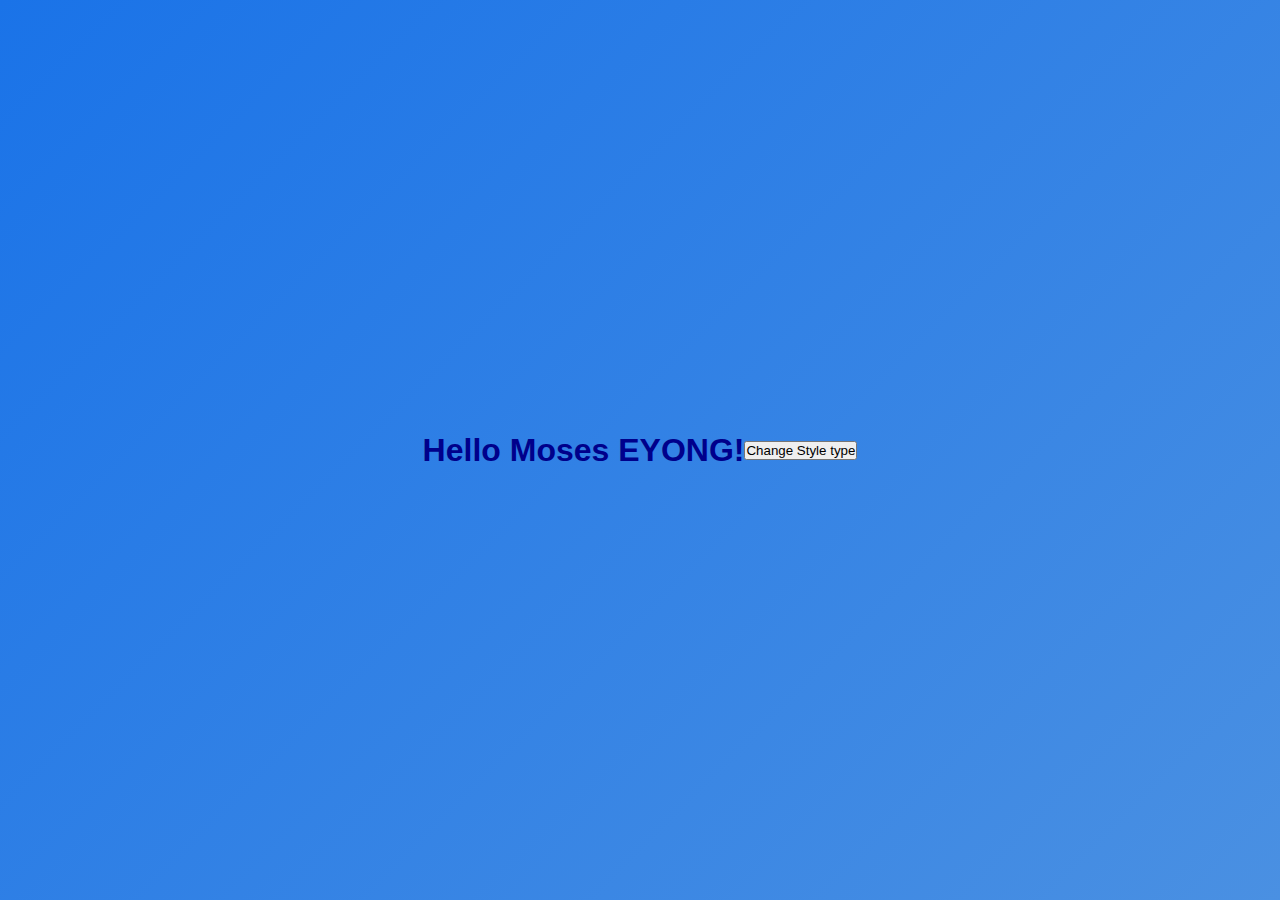
<file: index.html>
<!DOCTYPE html>
<html lang="en">
<head>
  <meta charset="UTF-8" />
  <title>DOM + CSS + JS Example</title>
  <link rel="stylesheet" href="style.css" />
</head>
<body>
  <h1 id="title">Hello Moses EYONG!</h1>
  <button id="btn">Change Style type</button>

  <script src="script.js"></script>
</body>
</html>
</file>
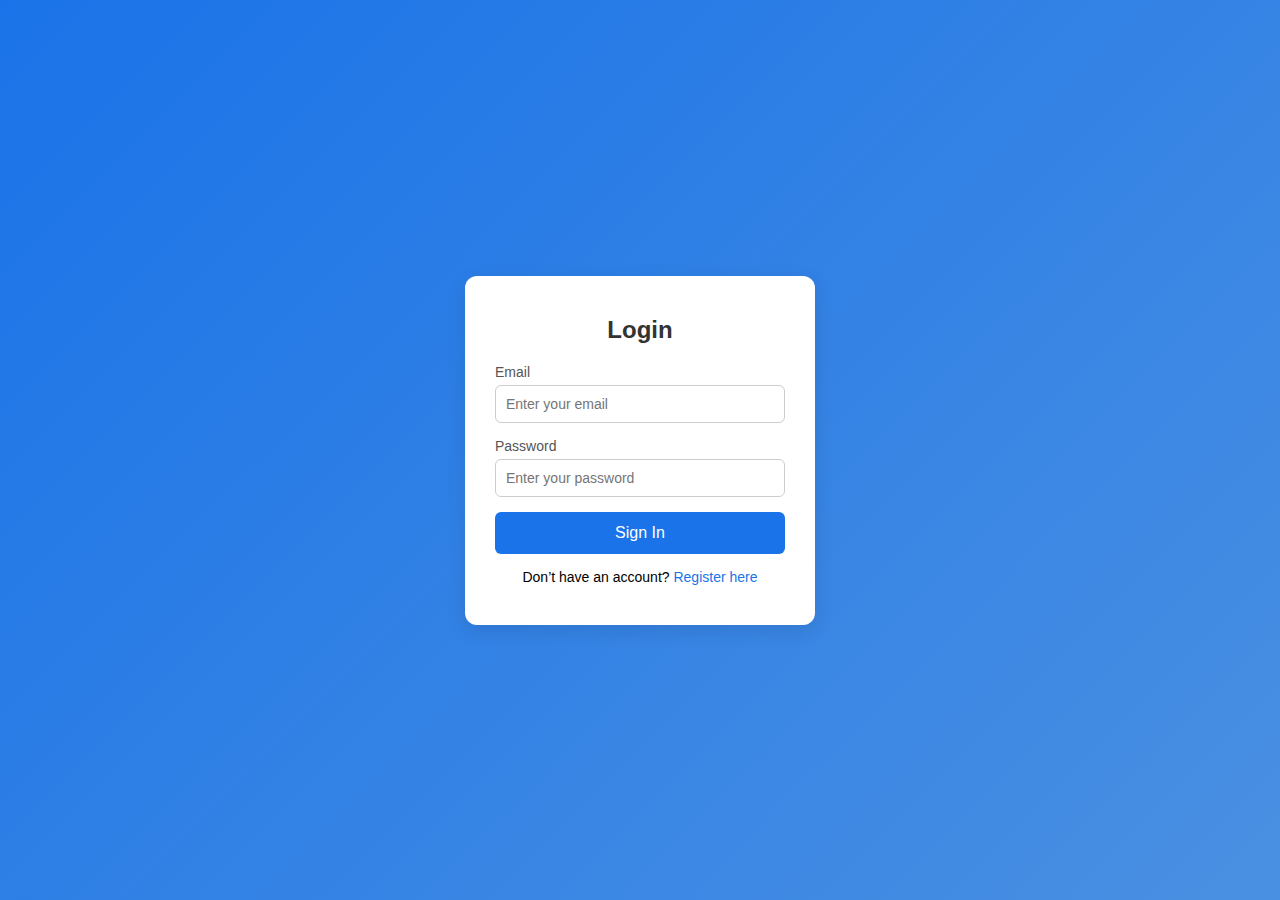
<file: index1.html>
<!DOCTYPE html>
<html lang="en">
<head>
  <meta charset="UTF-8" />
  <meta name="viewport" content="width=device-width, initial-scale=1.0" />
  <title>Login Page</title>
  <link rel="stylesheet" href="style.css" />
</head>
<body>

  <div class="login-container">
    <h2>Login</h2>
    <form action="#" method="POST">
      <div class="form-group">
        <label for="email">Email</label>
        <input type="email" id="email" name="email" required placeholder="Enter your email">
      </div>
      <div class="form-group">
        <label for="password">Password</label>
        <input type="password" id="password" name="password" required placeholder="Enter your password">
      </div>
      <button type="submit" class="btn-login">Sign In</button>
    </form>
    <div class="footer-text">
      <p>Don’t have an account? <a href="#">Register here</a></p>
    </div>
  </div>

</body>
</html>
</file>
<file: style.css>
/* style.css 
body {
  font-family: Arial, sans-serif;
  text-align: center;
  margin-top: 50px;
}



/*Reset & Base */
* {
  margin: 0;
  padding: 0;
  box-sizing: border-box;
}

body {
  font-family: "Segoe UI", sans-serif;
  display: flex;
  justify-content: center;
  align-items: center;
  height: 100vh;
  background: linear-gradient(135deg, #1a73e8, #4a90e2);
}
#title {
  color: darkblue;
  transition: all 0.5s ease;
}

.changed {
  color: crimson;
  font-size: 3rem;
  transform: rotate(-3deg);
}


/* Login Container */
.login-container {
  background: #fff;
  padding: 40px 30px;
  border-radius: 12px;
  box-shadow: 0 6px 20px rgba(0, 0, 0, 0.1);
  width: 350px;
}

.login-container h2 {
  text-align: center;
  color: #333;
  margin-bottom: 20px;
}

/* Input Fields */
.form-group {
  margin-bottom: 15px;
}

.form-group label {
  display: block;
  font-size: 14px;
  color: #555;
  margin-bottom: 5px;
}

.form-group input {
  width: 100%;
  padding: 10px;
  border: 1px solid #ccc;
  border-radius: 6px;
  font-size: 14px;
  transition: border-color 0.3s;
}

.form-group input:focus {
  border-color: #1a73e8;
  outline: none;
}

/* Button */
.btn-login {
  width: 100%;
  background: #1a73e8;
  border: none;
  color: white;
  padding: 12px;
  border-radius: 6px;
  font-size: 16px;
  cursor: pointer;
  transition: background 0.3s;
}

.btn-login:hover {
  background: #155ab6;
}

/* Footer */
.footer-text {
  text-align: center;
  margin-top: 15px;
  font-size: 14px;
}

.footer-text a {
  color: #1a73e8;
  text-decoration: none;
}

.footer-text a:hover {
  text-decoration: underline;
}
</file>
